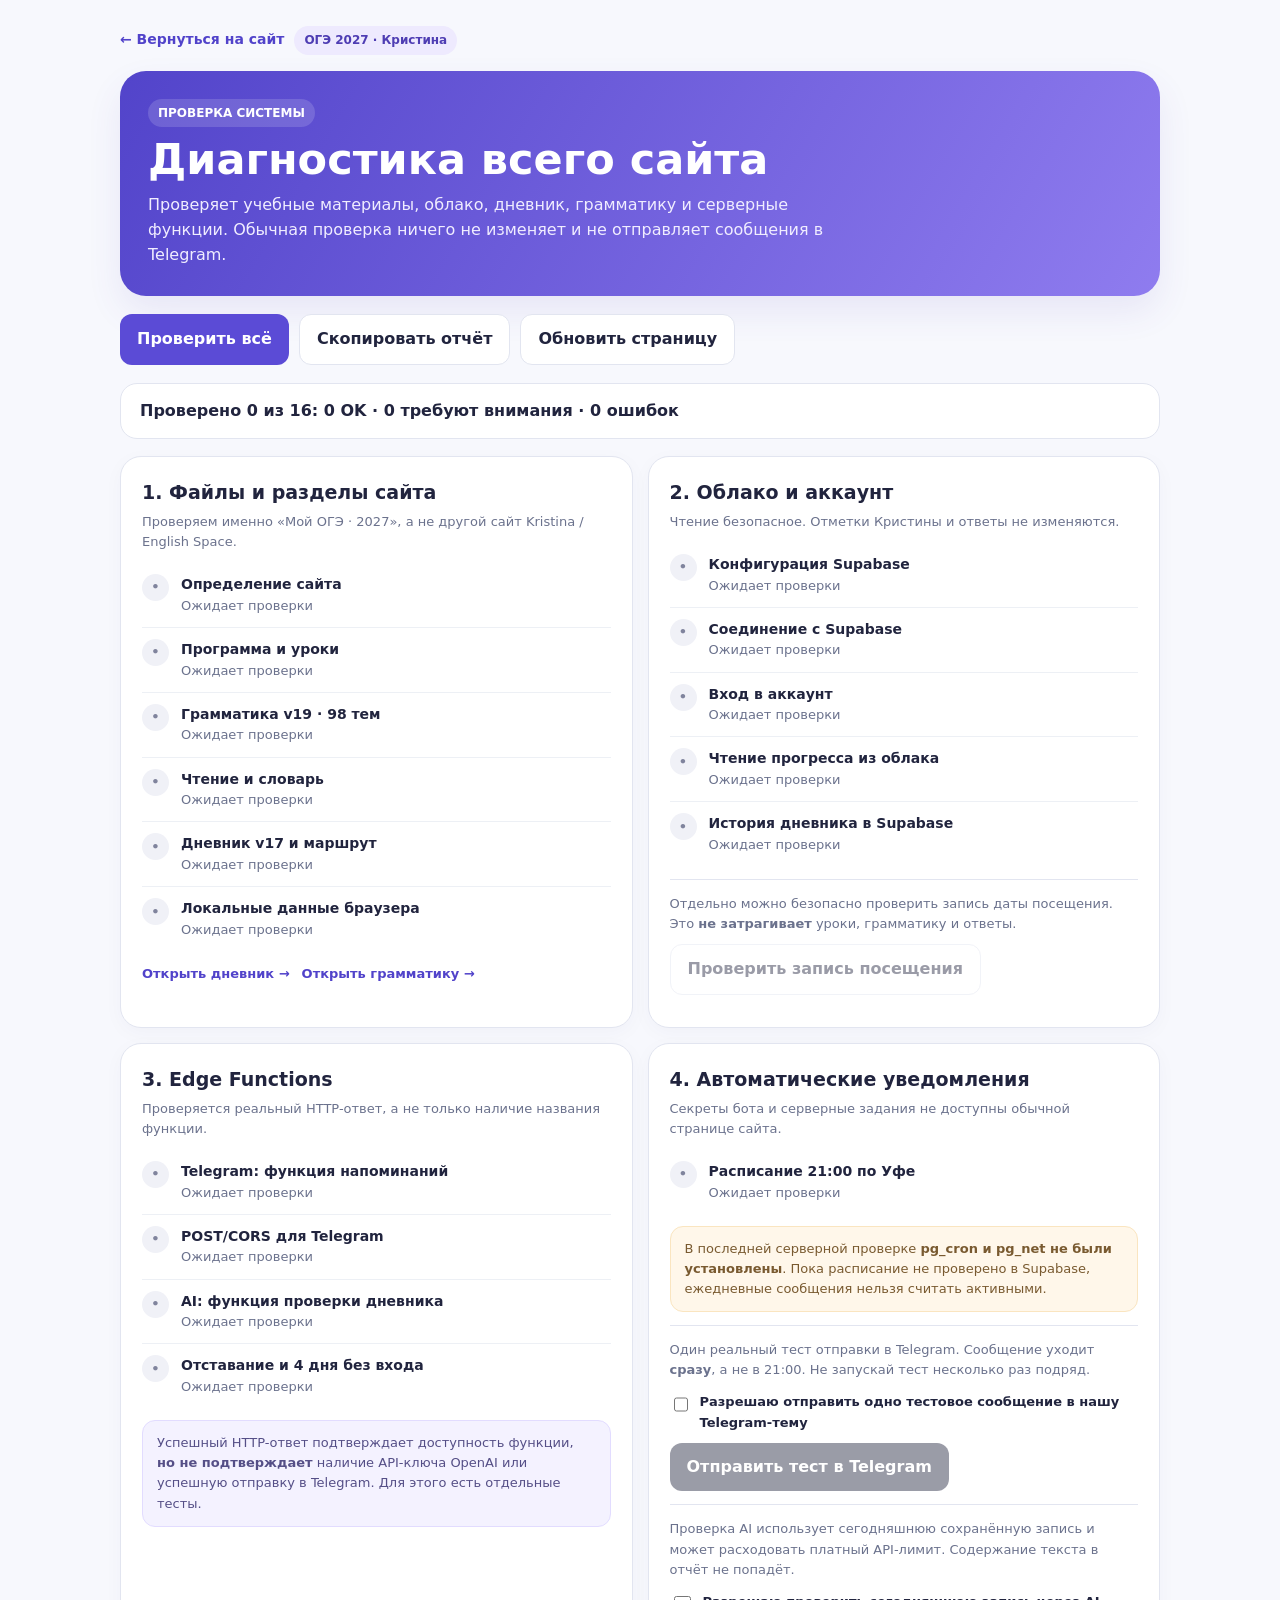
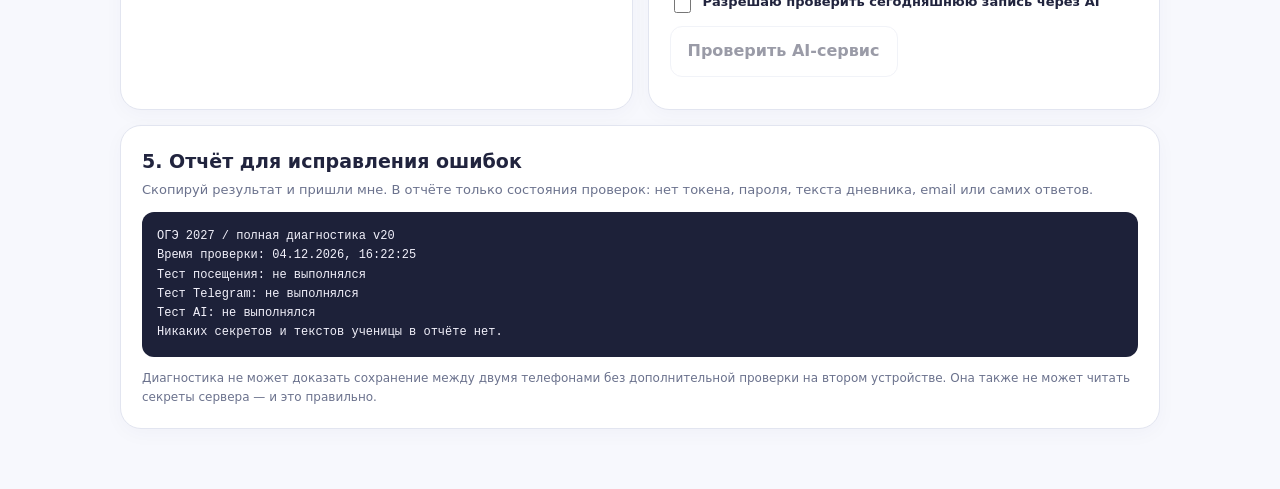
<file: diagnostics.html>
<!doctype html>
<html lang="ru">
<head>
<meta charset="utf-8">
<meta name="viewport" content="width=device-width,initial-scale=1,viewport-fit=cover">
<meta name="robots" content="noindex,nofollow">
<meta name="theme-color" content="#f7f8fd">
<title>Полная диагностика · Мой ОГЭ 2027</title>
<style>
:root{color-scheme:light;--bg:#f7f8fd;--paper:#fff;--text:#21243e;--muted:#6b728d;--line:#e2e5f0;--purple:#5b4bd6;--purplep:#eeeafe;--ok:#147d53;--bad:#a73540;--warn:#916219}
*{box-sizing:border-box}
body{margin:0;background:var(--bg);color:var(--text);font-family:Manrope,Inter,ui-sans-serif,system-ui,-apple-system,BlinkMacSystemFont,"Segoe UI",sans-serif;line-height:1.55}
a{color:#5143ca}main{width:min(1040px,calc(100% - 32px));margin:26px auto 60px}
.header{display:flex;align-items:center;gap:10px;flex-wrap:wrap;margin-bottom:16px;font-weight:700;font-size:14px}.header a{text-decoration:none}.pill{display:inline-flex;border-radius:30px;background:var(--purplep);color:#4e3db3;padding:5px 10px;font-size:12px;font-weight:800}
.hero{background:linear-gradient(120deg,#5244ca,#8f7cef);color:white;border-radius:26px;padding:28px;box-shadow:0 16px 35px #5045b218}
h1{font-size:clamp(27px,4vw,43px);line-height:1.12;margin:8px 0 10px}.hero p{margin:0;max-width:700px;color:#f0edff}
.actions{display:flex;gap:10px;flex-wrap:wrap;margin:18px 0}.btn{background:var(--purple);color:white;border:none;border-radius:12px;padding:12px 17px;font:inherit;font-weight:800;cursor:pointer;min-height:44px}.btn.alt{background:white;color:var(--text);border:1px solid var(--line)}.btn.dark{background:#22253e}.btn:disabled{opacity:.45;cursor:not-allowed}
.summary{border:1px solid var(--line);background:#fff;border-radius:17px;padding:15px 19px;margin-bottom:17px;font-weight:800}.summary[data-tone=bad]{border-color:#ffd8db;color:var(--bad)}.summary[data-tone=warn]{border-color:#ffe3bb;color:var(--warn)}.summary[data-tone=ok]{border-color:#c6e8da;color:var(--ok)}
.grid{display:grid;grid-template-columns:1fr 1fr;gap:15px}.section{background:var(--paper);border:1px solid var(--line);border-radius:21px;padding:21px;box-shadow:0 5px 20px #1b225008}.section.wide{grid-column:1/-1}.section h2{margin:0 0 4px;font-size:19px}.sub{color:var(--muted);font-size:13px;margin:0 0 11px}
.check{display:grid;grid-template-columns:30px minmax(0,1fr);gap:9px;border-top:1px solid #edf0f5;padding:11px 0}.check:first-of-type{border-top:0}.round{height:27px;width:27px;border-radius:50%;background:#f0f1f7;display:grid;place-items:center;font-size:13px;font-weight:900;color:#80849d}.check[data-state=ok] .round{background:#e4f7ee;color:var(--ok)}.check[data-state=bad] .round{background:#ffecef;color:var(--bad)}.check[data-state=warn] .round{background:#fff5e5;color:var(--warn)}.label{font-weight:800;font-size:14px}.detail{color:var(--muted);font-size:13px;overflow-wrap:anywhere}.check[data-state=bad] .detail{color:var(--bad)}
.note{background:#f4f2ff;border:1px solid #e2dcff;color:#554f87;padding:12px 14px;border-radius:13px;font-size:13px;margin-top:12px}.warning{background:#fff7ea;border-color:#fae5c0;color:#795a30}
.control{border-top:1px solid var(--line);padding-top:14px;margin-top:13px}.control .btn{margin-top:10px}.control p{margin:0;color:var(--muted);font-size:13px}.confirm{display:flex;gap:9px;align-items:flex-start;font-size:13px;font-weight:650;margin-top:12px}.confirm input{margin-top:4px;accent-color:var(--purple);width:17px;height:17px}.test-out{font-size:13px;margin-top:11px;white-space:pre-line;overflow-wrap:anywhere}.test-out[data-tone=bad]{color:var(--bad)}.test-out[data-tone=ok]{color:var(--ok)}
pre{white-space:pre-wrap;word-wrap:break-word;font-family:ui-monospace,SFMono-Regular,Menlo,monospace;font-size:12px;line-height:1.6;background:#1d2139;color:#f2f1fb;border-radius:12px;padding:15px;max-height:330px;overflow:auto}
.links{display:flex;gap:12px;flex-wrap:wrap;font-size:13px;margin-top:13px}.links a{font-weight:700;text-decoration:none}.small{font-size:12px;color:var(--muted);margin:11px 0 0}
@media(max-width:740px){main{width:calc(100% - 20px);margin-top:12px}.grid{grid-template-columns:1fr}.section.wide{grid-column:auto}.hero{padding:21px}.section{padding:16px}.actions .btn{flex:1 1 100%}.control .btn{width:100%}}
</style>
<script defer src="config.js?v=7"></script>
</head>
<body>
<main>
<div class="header"><a href="index.html">← Вернуться на сайт</a><span class="pill">ОГЭ 2027 · Кристина</span></div>
<header class="hero"><span class="pill" style="background:#ffffff26;color:white">ПРОВЕРКА СИСТЕМЫ</span><h1>Диагностика всего сайта</h1><p>Проверяет учебные материалы, облако, дневник, грамматику и серверные функции. Обычная проверка ничего не изменяет и не отправляет сообщения в Telegram.</p></header>
<div class="actions"><button class="btn" id="run">Проверить всё</button><button class="btn alt" id="copy">Скопировать отчёт</button><button class="btn alt" id="refresh">Обновить страницу</button></div>
<div class="summary" id="summary" role="status" aria-live="polite">Нажми «Проверить всё».</div>
<div class="grid">
<section class="section"><h2>1. Файлы и разделы сайта</h2><p class="sub">Проверяем именно «Мой ОГЭ · 2027», а не другой сайт Kristina / English Space.</p>
<div class="check" data-check="identity"><div class="round">•</div><div><div class="label">Определение сайта</div><div class="detail">Ожидает проверки</div></div></div>
<div class="check" data-check="course"><div class="round">•</div><div><div class="label">Программа и уроки</div><div class="detail">Ожидает проверки</div></div></div>
<div class="check" data-check="grammar"><div class="round">•</div><div><div class="label">Грамматика v19 · 98 тем</div><div class="detail">Ожидает проверки</div></div></div>
<div class="check" data-check="reading"><div class="round">•</div><div><div class="label">Чтение и словарь</div><div class="detail">Ожидает проверки</div></div></div>
<div class="check" data-check="diaryassets"><div class="round">•</div><div><div class="label">Дневник v17 и маршрут</div><div class="detail">Ожидает проверки</div></div></div>
<div class="check" data-check="storage"><div class="round">•</div><div><div class="label">Локальные данные браузера</div><div class="detail">Ожидает проверки</div></div></div>
<div class="links"><a href="index.html#/дневник">Открыть дневник →</a><a href="index.html#/грамматика">Открыть грамматику →</a></div></section>
<section class="section"><h2>2. Облако и аккаунт</h2><p class="sub">Чтение безопасное. Отметки Кристины и ответы не изменяются.</p>
<div class="check" data-check="config"><div class="round">•</div><div><div class="label">Конфигурация Supabase</div><div class="detail">Ожидает проверки</div></div></div>
<div class="check" data-check="network"><div class="round">•</div><div><div class="label">Соединение с Supabase</div><div class="detail">Ожидает проверки</div></div></div>
<div class="check" data-check="auth"><div class="round">•</div><div><div class="label">Вход в аккаунт</div><div class="detail">Ожидает проверки</div></div></div>
<div class="check" data-check="profile"><div class="round">•</div><div><div class="label">Чтение прогресса из облака</div><div class="detail">Ожидает проверки</div></div></div>
<div class="check" data-check="diarydb"><div class="round">•</div><div><div class="label">История дневника в Supabase</div><div class="detail">Ожидает проверки</div></div></div>
<div class="control"><p>Отдельно можно безопасно проверить запись даты посещения. Это <strong>не затрагивает</strong> уроки, грамматику и ответы.</p><button class="btn alt" id="visit" disabled>Проверить запись посещения</button><div class="test-out" id="visit-out"></div></div></section>
<section class="section"><h2>3. Edge Functions</h2><p class="sub">Проверяется реальный HTTP-ответ, а не только наличие названия функции.</p>
<div class="check" data-check="reminder"><div class="round">•</div><div><div class="label">Telegram: функция напоминаний</div><div class="detail">Ожидает проверки</div></div></div>
<div class="check" data-check="cors"><div class="round">•</div><div><div class="label">POST/CORS для Telegram</div><div class="detail">Ожидает проверки</div></div></div>
<div class="check" data-check="review"><div class="round">•</div><div><div class="label">AI: функция проверки дневника</div><div class="detail">Ожидает проверки</div></div></div>
<div class="check" data-check="alerts"><div class="round">•</div><div><div class="label">Отставание и 4 дня без входа</div><div class="detail">Ожидает проверки</div></div></div>
<div class="note">Успешный HTTP-ответ подтверждает доступность функции, <strong>но не подтверждает</strong> наличие API-ключа OpenAI или успешную отправку в Telegram. Для этого есть отдельные тесты.</div></section>
<section class="section"><h2>4. Автоматические уведомления</h2><p class="sub">Секреты бота и серверные задания не доступны обычной странице сайта.</p>
<div class="check" data-check="schedule"><div class="round">•</div><div><div class="label">Расписание 21:00 по Уфе</div><div class="detail">Ожидает проверки</div></div></div>
<div class="note warning">В последней серверной проверке <strong>pg_cron и pg_net не были установлены</strong>. Пока расписание не проверено в Supabase, ежедневные сообщения нельзя считать активными.</div>
<div class="control"><p>Один реальный тест отправки в Telegram. Сообщение уходит <strong>сразу</strong>, а не в 21:00. Не запускай тест несколько раз подряд.</p><label class="confirm"><input type="checkbox" id="tg-confirm">Разрешаю отправить одно тестовое сообщение в нашу Telegram-тему</label><button class="btn dark" id="tg-test" disabled>Отправить тест в Telegram</button><div class="test-out" id="tg-out"></div></div>
<div class="control"><p>Проверка AI использует сегодняшнюю сохранённую запись и может расходовать платный API-лимит. Содержание текста в отчёт не попадёт.</p><label class="confirm"><input type="checkbox" id="ai-confirm">Разрешаю проверить сегодняшнюю запись через AI</label><button class="btn alt" id="ai-test" disabled>Проверить AI-сервис</button><div class="test-out" id="ai-out"></div></div></section>
<section class="section wide"><h2>5. Отчёт для исправления ошибок</h2><p class="sub">Скопируй результат и пришли мне. В отчёте только состояния проверок: нет токена, пароля, текста дневника, email или самих ответов.</p><pre id="report">Проверка не выполнялась.</pre><p class="small">Диагностика не может доказать сохранение между двумя телефонами без дополнительной проверки на втором устройстве. Она также не может читать секреты сервера — и это правильно.</p></section>
</div>
</main>
<script>
(()=>{'use strict';
const $=id=>document.getElementById(id);
const state={},expected=['identity','course','grammar','reading','diaryassets','storage','config','network','auth','profile','diarydb','reminder','cors','review','alerts','schedule'];
const names={identity:'Сайт ОГЭ',course:'Курс и уроки',grammar:'Грамматика 98',reading:'Чтение и словарь',diaryassets:'Дневник v17',storage:'Локальное хранилище',config:'Supabase настройки',network:'Supabase сеть',auth:'Авторизация',profile:'Прогресс в облаке',diarydb:'Записи дневника',reminder:'Функция Telegram',cors:'POST/CORS Telegram',review:'Функция проверки языка',alerts:'Функция оповещений',schedule:'Расписание'};
const cli={token:'',userId:'',url:'',key:'',authOK:false};
const timeout=14000;
const statusWords={ok:'OK',warn:'ВНИМАНИЕ',bad:'ОШИБКА',wait:'ОЖИДАНИЕ'};
function update(id,status,message){state[id]={status,message};const el=document.querySelector(`[data-check="${id}"]`);if(el){el.dataset.state=status;el.querySelector('.round').textContent={ok:'✓',warn:'!',bad:'×',wait:'•'}[status];el.querySelector('.detail').textContent=message}renderReport()}
function renderReport(){const rows=expected.filter(id=>state[id]).map(id=>`${names[id]}: ${statusWords[state[id].status]} — ${state[id].message}`);const all=expected.map(id=>state[id]?.status||'wait');const ok=all.filter(x=>x==='ok').length,bad=all.filter(x=>x==='bad').length,warn=all.filter(x=>x==='warn').length;
 const summary=$('summary');summary.dataset.tone=bad?'bad':warn?'warn':(ok===expected.length?'ok':'');summary.textContent=`Проверено ${ok+bad+warn} из ${expected.length}: ${ok} OK · ${warn} требуют внимания · ${bad} ошибок`;
 $('report').textContent=['ОГЭ 2027 / полная диагностика v20','Время проверки: '+new Date().toLocaleString('ru-RU'),...rows,'Тест посещения: '+($('visit-out').dataset.report||'не выполнялся'),'Тест Telegram: '+($('tg-out').dataset.report||'не выполнялся'),'Тест AI: '+($('ai-out').dataset.report||'не выполнялся'),'Никаких секретов и текстов ученицы в отчёте нет.'].join('\n')}
async function fetchTimed(url,opts={}){const ac=new AbortController(),t=setTimeout(()=>ac.abort(),timeout);try{return await fetch(url,{...opts,signal:ac.signal,cache:'no-store'})}finally{clearTimeout(t)}}
function fetchError(e){return e?.name==='AbortError'?'Таймаут: сервер не ответил за 14 секунд':'Не удалось выполнить запрос (сеть, CORS или блокировка браузера)'}
const origin=()=>String(window.OGE_CONFIG?.cloud?.url||'').replace(/\/+$/,'');
const pub=()=>String(window.OGE_CONFIG?.cloud?.publishableKey||'');
function authHeaders(withBody=false){return {'apikey':cli.key,'Authorization':'Bearer '+cli.token,...(withBody?{'Content-Type':'application/json','x-client-info':'oge2027-diagnostics/20'}:{})}}
async function file(path,marker){try{const r=await fetchTimed(path+'?diag='+Date.now());if(!r.ok)return {ok:false,reason:'HTTP '+r.status};const text=await r.text();if(marker&&!text.includes(marker))return {ok:false,reason:'Файл не соответствует ожидаемой версии'};return {ok:true,text}}catch(e){return {ok:false,reason:fetchError(e)}}}
function local(){try{const k='oge-2027-diagnostics-temporary';localStorage.setItem(k,'ok');const ok=localStorage.getItem(k)==='ok';localStorage.removeItem(k);return ok}catch{return false}}
async function checkFiles(){const main=await file('index.html','Личный кабинет Кристины');if(!main.ok){update('identity','bad','В этой папке не найден сайт «Мой ОГЭ · 2027»: '+main.reason);['course','grammar','reading','diaryassets'].forEach(x=>update(x,'warn','Сначала открой диагностику из папки сайта ОГЭ.'));return}
 update('identity','ok','Открыта папка сайта «Мой ОГЭ · 2027».');
 const coursePaths=['app.js','data/program.js','data/lessons.js','data/diagnostic.js','data/personalized-study.js','reports-core.js'];const courseMarkers=['OGE_CONFIG','OGE_PROGRAM','OGE_LESSONS',null,null,null];const course=await Promise.all(coursePaths.map((path,i)=>file(path,courseMarkers[i])));update('course',course.every(x=>x.ok)?'ok':'bad',course.every(x=>x.ok)?'Главная программа, занятия, стартовый тест и отчёты доступны.':'Не загружаются: '+coursePaths.filter((_,i)=>!course[i].ok).join(', '));
 const gr=await Promise.all([file('data/grammar-reference-v19-data.js','OGE_GRAMMAR_TOPIC_V19'),file('data/grammar-reference-v19.js','data.length !== 98'),file('data/grammar-reference-v18.js','OGE_GRAMMAR_REFERENCE_V18'),file('grammar-reference-v19.css')]);const v19Linked=main.text.includes('grammar-reference-v19.js')&&main.text.includes('grammar-reference-v19-data.js');update('grammar',gr.every(x=>x.ok)&&v19Linked?'ok':'bad',gr.every(x=>x.ok)&&v19Linked?'Все файлы справочника v19 доступны и подключены к главной.':'Обновление v19 неполное: '+['98 тем','движок v19','основа v18','CSS v19'].filter((_,i)=>!gr[i].ok).join(', ')+(v19Linked?'':'; нет подключения v19 в index.html'));
 const read=await Promise.all([file('data/reading-library.js','OGE_READING'),file('data/vocabulary-plus.js')]);const readingLinked=main.text.includes('reading-library.js')&&main.text.includes('vocabulary-plus.js');update('reading',read.every(x=>x.ok)&&readingLinked?'ok':'bad',read.every(x=>x.ok)&&readingLinked?'Файлы чтения и словаря доступны и подключены.':'Отсутствуют/не совпадают: '+['чтение','словарь'].filter((_,i)=>!read[i].ok).join(', ')+(readingLinked?'':'; отсутствуют подключения в index.html'));
 const di=await Promise.all([file('journal.js','OGE_DIARY'),file('study-diary.css'),file('cloud-sync.js','OGE_CLOUD')]);const linked=main.text.includes('journal.js')&&main.text.includes('study-diary.css');update('diaryassets',di.every(x=>x.ok)&&linked?'ok':'bad',di.every(x=>x.ok)&&linked?'Дневник v17 загружается, подключён к главной; адрес: index.html#/дневник.':'Дневник неполный: '+['journal.js','study-diary.css','cloud-sync.js'].filter((_,i)=>!di[i].ok).join(', ')+(linked?'':'; нет ссылок в index.html'));
}
async function checkConfigNetwork(){const conf=window.OGE_CONFIG?.cloud;const url=origin(),key=pub();const valid=conf?.enabled===true&&/^https:\/\/[a-z0-9-]+\.supabase\.co$/i.test(url)&&key.length>15;
 update('config',valid?'ok':'bad',valid?'Облачные настройки найдены.':'Облако выключено или в config.js нет публичных параметров.');if(!valid){update('network','warn','Проверка сети пропущена.');return false}
 cli.url=url;cli.key=key;try{const r=await fetchTimed(url+'/auth/v1/health',{headers:{apikey:key}});update('network',r.status<500?'ok':'bad','Сервер Supabase ответил: HTTP '+r.status+'.');return r.status<500}catch(e){update('network','bad',fetchError(e));return false}}
async function checkAccount(){cli.authOK=false;cli.userId='';cli.token='';let session;try{session=JSON.parse(localStorage.getItem('oge-student-auth-2027')||'null')}catch{}
 if(!session?.access_token){update('auth','warn','В этом браузере нет сессии. Войди через «Настройки» на сайте Кристины.');update('profile','warn','Нужна авторизация.');update('diarydb','warn','Нужна авторизация.');return}
 cli.token=session.access_token;try{const r=await fetchTimed(cli.url+'/auth/v1/user',{headers:authHeaders()});if(!r.ok){update('auth','bad','Сессия не подтверждена: HTTP '+r.status+'. Войди снова в «Настройках».');update('profile','warn','Сначала повтори вход.');update('diarydb','warn','Сначала повтори вход.');return}const d=await r.json();if(!d?.id){update('auth','bad','Сервер не подтвердил пользователя.');return}cli.userId=d.id;cli.authOK=true;update('auth','ok','Сервер Supabase подтвердил вход.');$('visit').disabled=false;
 const u=encodeURIComponent(d.id);const [profile,diary]=await Promise.allSettled([
 fetchTimed(cli.url+'/rest/v1/oge_student_state?select=snapshot&user_id=eq.'+u+'&limit=1',{headers:authHeaders()}),
 fetchTimed(cli.url+'/rest/v1/oge_journal_entries?select=entry_date,sentence_count,submitted_at,ai_checked_at&user_id=eq.'+u+'&order=entry_date.desc&limit=7',{headers:authHeaders()})]);
 if(profile.status==='fulfilled'){const r=profile.value;if(r.ok){const d=await r.json();if(!d.length)update('profile','warn','Облачная запись не найдена: возможно, данные ещё не перенесены.');else if(d[0]?.snapshot?.studentId==='kristina-oge-2027')update('profile','ok','Личный прогресс доступен из Supabase (данные не раскрываются).');else update('profile','bad','Это не профиль ОГЭ Кристины. Проверь аккаунт.')}else update('profile','bad','Не удалось прочитать прогресс: HTTP '+r.status+'.')}else update('profile','bad',fetchError(profile.reason));
 if(diary.status==='fulfilled'){const r=diary.value;if(r.ok){const a=await r.json();const n=a.length;if(!n)update('diarydb','warn','Дневник доступен, но в облаке пока нет записей.');else{const today=new Date(Date.now()+5*3600000).toISOString().slice(0,10);const t=a.find(x=>x.entry_date===today);update('diarydb','ok',`История доступна; найдено записей в выборке: ${n}. Сегодня: ${t?.submitted_at?'запись отправлена':t?'есть черновик':'записи нет'}.`)}}else update('diarydb','bad','Чтение дневника: HTTP '+r.status+'.')}else update('diarydb','bad',fetchError(diary.reason));
 }catch(e){update('auth','bad',fetchError(e));update('profile','warn','Проверка не завершена.');update('diarydb','warn','Проверка не завершена.')}}
async function edge(slug,key){try{const r=await fetchTimed(cli.url+'/functions/v1/'+slug,{method:'GET'});if([400,401,403,405,200].includes(r.status)){update(key,r.status===405?'ok':'warn',r.status===405?'Функция доступна, GET ожидаемо вернул HTTP 405.':'Сервер ответил HTTP '+r.status+'; требуется дополнительная проверка.');return true}update(key,'bad','HTTP '+r.status+' — функция недоступна или ошибается.');return false}catch(e){update(key,'bad',fetchError(e));return false}}
async function checkFunctions(){if(!cli.url){['reminder','cors','review','alerts'].forEach(x=>update(x,'warn','Нужна доступная конфигурация Supabase.'));return}
 const [a]=await Promise.all([edge('kristina-oge-diary-reminder','reminder'),edge('kristina-oge-diary-review','review'),edge('kristina-oge-alerts','alerts')]);
 if(!a){update('cors','warn','Функция Telegram недоступна: POST не выполнялся.');return}
 try{const r=await fetchTimed(cli.url+'/functions/v1/kristina-oge-diary-reminder',{method:'POST',headers:{apikey:cli.key,Authorization:'Bearer '+(cli.token||cli.key),'Content-Type':'application/json','x-client-info':'oge2027-diagnostics/20'},body:JSON.stringify({mode:'diagnostics-probe'})});
 if([400,401,403].includes(r.status))update('cors','ok',`POST проходит через браузер (HTTP ${r.status}). Диагностический запрос не отправлял Telegram.`);
 else update('cors',r.ok?'warn':'bad','POST вернул HTTP '+r.status+'. Тест Telegram ещё не выполнялся.');
 }catch(e){update('cors','bad',fetchError(e)+' — возможна CORS-ошибка заголовков.')}
}
async function run(){const btn=$('run');btn.disabled=true;$('tg-test').disabled=true;$('ai-test').disabled=true;$('visit').disabled=true;cli.token='';cli.userId='';cli.url='';cli.key='';cli.authOK=false;
 expected.forEach(id=>update(id,'wait','Проверка ещё не завершена.'));
 update('storage',local()?'ok':'bad',local()?'localStorage доступен. Это не подтверждает облачную синхронизацию.':'Браузер блокирует локальное сохранение.');
 update('schedule','warn','Из браузера нельзя проверить pg_cron, pg_net и запуск по расписанию. Проверь в Supabase; ранее расширения не были включены.');
 await checkFiles();const network=await checkConfigNetwork();if(network){await checkAccount();await checkFunctions()}else{['auth','profile','diarydb','reminder','cors','review','alerts'].forEach(id=>update(id,'warn','Сначала исправь подключение Supabase.'))}
 btn.disabled=false;$('tg-test').disabled=!(cli.authOK&&$('tg-confirm').checked&&state.cors?.status==='ok');$('ai-test').disabled=!(cli.authOK&&$('ai-confirm').checked&&state.diarydb?.status==='ok');renderReport()}
async function doVisit(){if(!cli.authOK)return;const btn=$('visit');btn.disabled=true;try{const r=await fetchTimed(cli.url+'/rest/v1/rpc/oge_mark_visit',{method:'POST',headers:authHeaders(true),body:'{}'});const text=r.ok?'OK: сервер сохранил посещение (HTTP '+r.status+').':'ОШИБКА: запись посещения вернула HTTP '+r.status+'.';$('visit-out').textContent=text;$('visit-out').dataset.tone=r.ok?'ok':'bad';$('visit-out').dataset.report=text}catch(e){const text='ОШИБКА: '+fetchError(e);$('visit-out').textContent=text;$('visit-out').dataset.report=text;$('visit-out').dataset.tone='bad'}finally{btn.disabled=false;renderReport()}}
function interpretation(status,message){const msg=String(message||'').toLowerCase();if(status===429)return 'Ограничение частоты тестов: попробуй позднее.';if(/chat not found|thread not found|message thread/.test(msg))return 'Telegram не нашёл чат или тему: проверь CHAT_ID, THREAD_ID и доступ бота.';if(/bot was blocked|forbidden|not enough rights|bot is not a member/.test(msg))return 'У бота нет доступа или прав отправки в группе.';if(/token|secret|configured|missing|invalid/.test(msg))return 'В Supabase не хватает секретов или указано неверное значение.';if(status===401||status===403)return 'Ошибка авторизации: повторно войди в аккаунт и обнови страницу.';return 'HTTP '+status+'. Ответ функции не подтвердил операцию.'}
async function doTelegram(){if(!cli.authOK||!$('tg-confirm').checked)return;const btn=$('tg-test');btn.disabled=true;const out=$('tg-out');out.textContent='Отправляем одно тестовое сообщение...';try{const r=await fetchTimed(cli.url+'/functions/v1/kristina-oge-diary-reminder',{method:'POST',headers:authHeaders(true),body:JSON.stringify({mode:'test'})});const data=await r.json().catch(()=>({}));if(r.ok&&data?.delivered===true){const txt='OK: сервер Telegram подтвердил отправку. Проверь, что сообщение появилось именно в нужной теме.';out.textContent=txt;out.dataset.report=txt;out.dataset.tone='ok'}else{const txt='ОШИБКА: '+interpretation(r.status,data?.error);out.textContent=txt;out.dataset.report=txt;out.dataset.tone='bad'}}catch(e){const txt='ОШИБКА: '+fetchError(e);out.textContent=txt;out.dataset.report=txt;out.dataset.tone='bad'}finally{$('tg-confirm').checked=false;renderReport()}}
async function doAI(){if(!cli.authOK||!$('ai-confirm').checked)return;const btn=$('ai-test'),out=$('ai-out');btn.disabled=true;out.textContent='Проверяем сегодняшнюю запись...';try{const r=await fetchTimed(cli.url+'/functions/v1/kristina-oge-diary-review',{method:'POST',headers:authHeaders(true),body:JSON.stringify({review_today:true})});const data=await r.json().catch(()=>({}));if(r.ok&&data?.review){const t='OK: AI-сервис вернул проверку. Исходный текст и исправления не включены в отчёт.';out.textContent=t;out.dataset.report=t;out.dataset.tone='ok'}else{const t='ОШИБКА: '+interpretation(r.status,data?.error)+(r.status===400?' Проверь, что сегодня отправлены два предложения.':'');out.textContent=t;out.dataset.report=t;out.dataset.tone='bad'}}catch(e){const t='ОШИБКА: '+fetchError(e);out.textContent=t;out.dataset.report=t;out.dataset.tone='bad'}finally{$('ai-confirm').checked=false;renderReport()}}
$('run').addEventListener('click',run);$('refresh').addEventListener('click',()=>location.reload());$('visit').addEventListener('click',doVisit);$('tg-test').addEventListener('click',doTelegram);$('ai-test').addEventListener('click',doAI);
$('tg-confirm').addEventListener('change',()=>{$('tg-test').disabled=!(cli.authOK&&$('tg-confirm').checked&&state.cors?.status==='ok')});$('ai-confirm').addEventListener('change',()=>{$('ai-test').disabled=!(cli.authOK&&$('ai-confirm').checked&&state.diarydb?.status==='ok')});
$('copy').addEventListener('click',async()=>{const t=$('report').textContent;try{await navigator.clipboard.writeText(t);$('copy').textContent='Отчёт скопирован';setTimeout(()=>$('copy').textContent='Скопировать отчёт',1800)}catch{const range=document.createRange();range.selectNodeContents($('report'));const sel=window.getSelection();sel.removeAllRanges();sel.addRange(range);$('copy').textContent='Выделено — нажми «Копировать»';}});
renderReport();
})();
</script>
</body></html>
</file>
